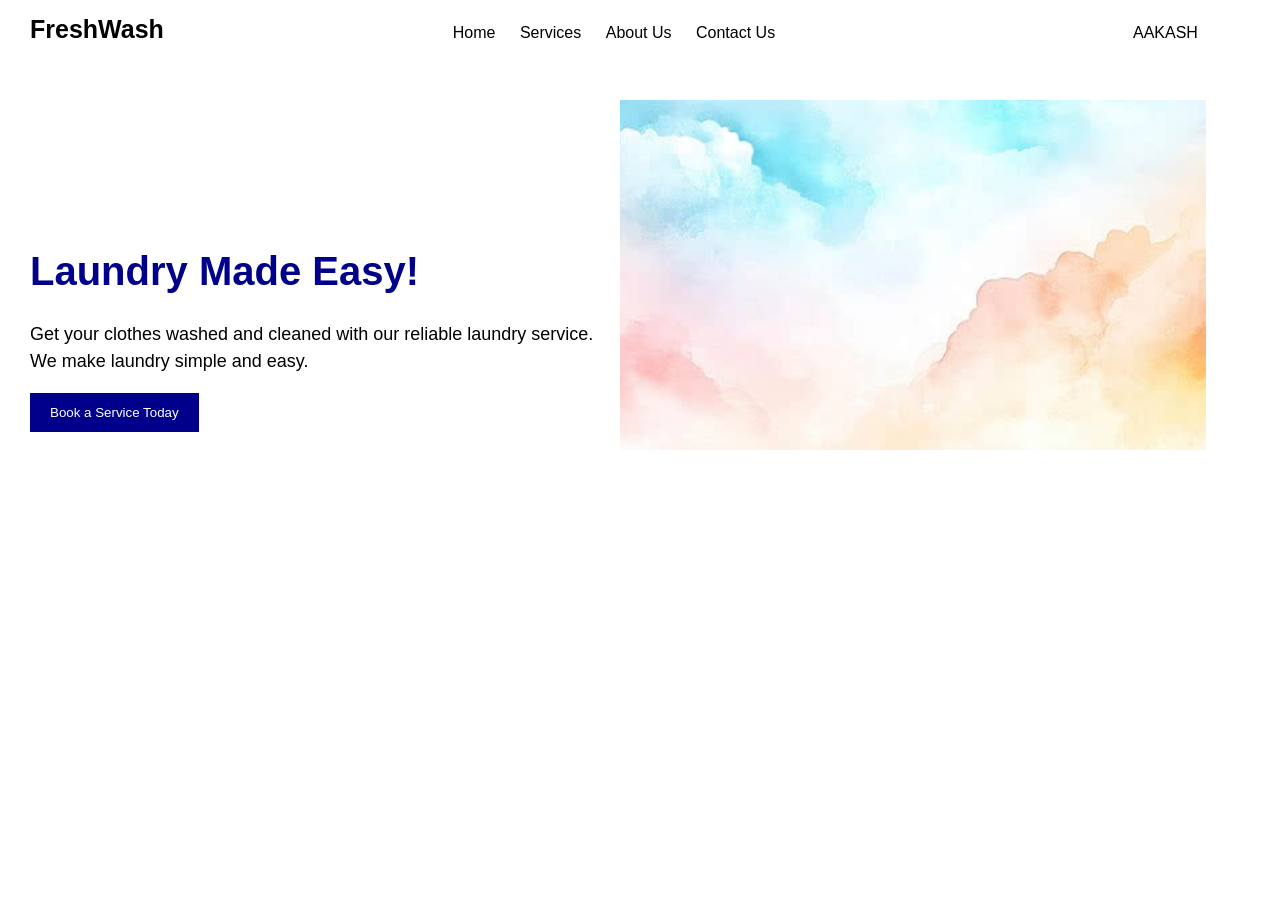
<file: Aakash_Task5/index.html>
<!DOCTYPE html>
<html>
<head>
    <title>Laundry Service</title>
    <link rel="stylesheet" href="style.css">
</head>
<body>

    <!-- Navbar -->
    <div class="navbar">
        <div class="logo">FreshWash</div>

        <div class="links">
            <a href="#">Home</a>
            <a href="#">Services</a>
            <a href="#">About Us</a>
            <a href="#">Contact Us</a>
        </div>

        <div class="user">AAKASH</div>
    </div>

    <!-- Hero Section -->
    <div class="hero">

        <div class="left">
            <h1>Laundry Made Easy!</h1>

            <p>
                Get your clothes washed and cleaned
                with our reliable laundry service.
                We make laundry simple and easy.
            </p>

            <button>Book a Service Today</button>
        </div>

        <div class="right">
            <img src="/image.png"
                 alt="Laundry Service">
        </div>

    </div>

</body>
</html>
</file>
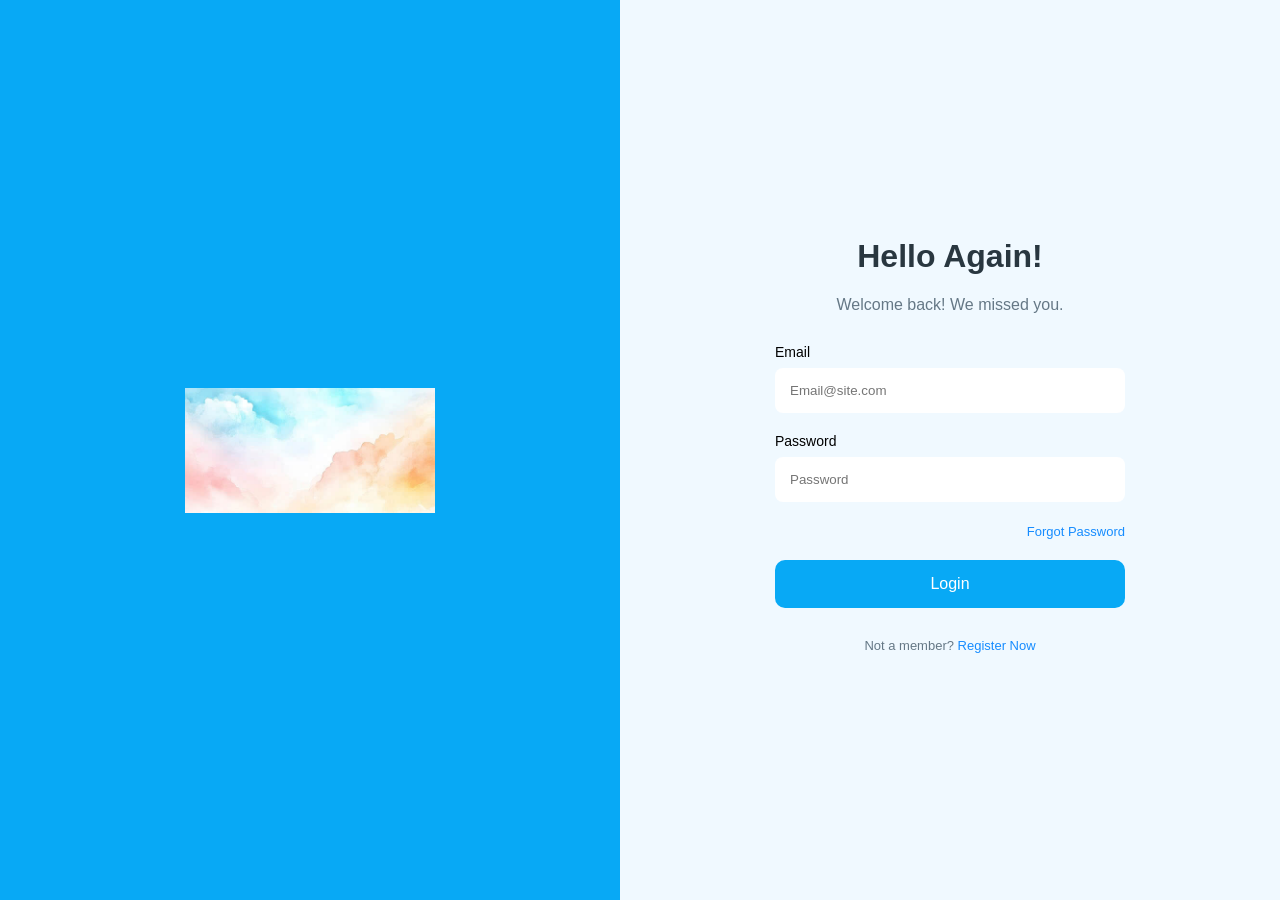
<file: Aakash_Task6/index.html>
<!DOCTYPE html>
<html lang="en">
<head>
    <meta charset="UTF-8">
    <meta name="viewport" content="width=device-width, initial-scale=1.0">
    <title>Laundry Mart Login</title>
    <link rel="stylesheet" href="index.css">
</head>
<body>

    <div class="container">

        <div class="left">
            <img src="/image.png"
                 alt="Washing Machine">
        </div>

        <div class="right">
            <form>
                <h1>Hello Again!</h1>
                <p>Welcome back! We missed you.</p>

                <label for="email">Email</label>
                <input type="email" id="email"
                       placeholder="Email@site.com" required>

                <label for="password">Password</label>
                <input type="password" id="password"
                       placeholder="Password" required>

                <div class="forgot">
                    <a href="#forgot-password">Forgot Password</a>
                </div>

                <button type="submit">Login</button>

                <p class="register">
                    Not a member?
                    <a href="#register">Register Now</a>
                </p>
            </form>
        </div>

    </div>

</body>
</html>
</file>
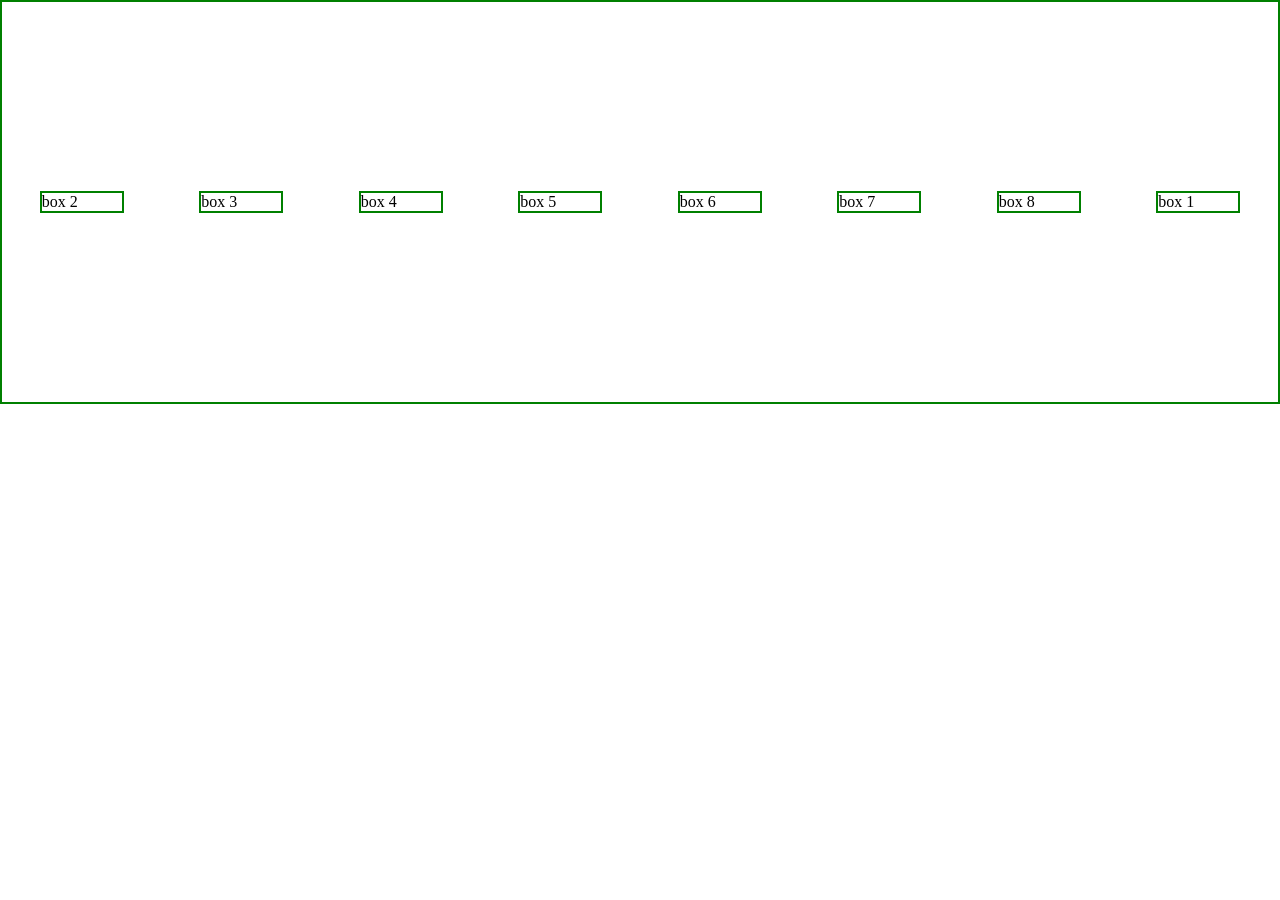
<file: Practice/index.html>
<!DOCTYPE html>
<html lang="en">
<head>
    <meta charset="UTF-8">
    <meta name="viewport" content="width=device-width, initial-scale=1.0">
    <title>Flex</title>
    <link rel="stylesheet" href="style.css">
</head>
<body>
   <div class="container">
    <div class="box" id="box-1">box 1</div>
    <div class="box" id="box-2">box 2</div>
    <div class="box" id="box-3">box 3</div>
    <div class="box" id="box-4">box 4</div>
    <div class="box" id="box-5">box 5</div>
    <div class="box" id="box-6">box 6</div>
    <div class="box" id="box-7">box 7</div>
    <div class="box" id="box-8">box 8</div>
   </div>
</body>
</html>
</file>
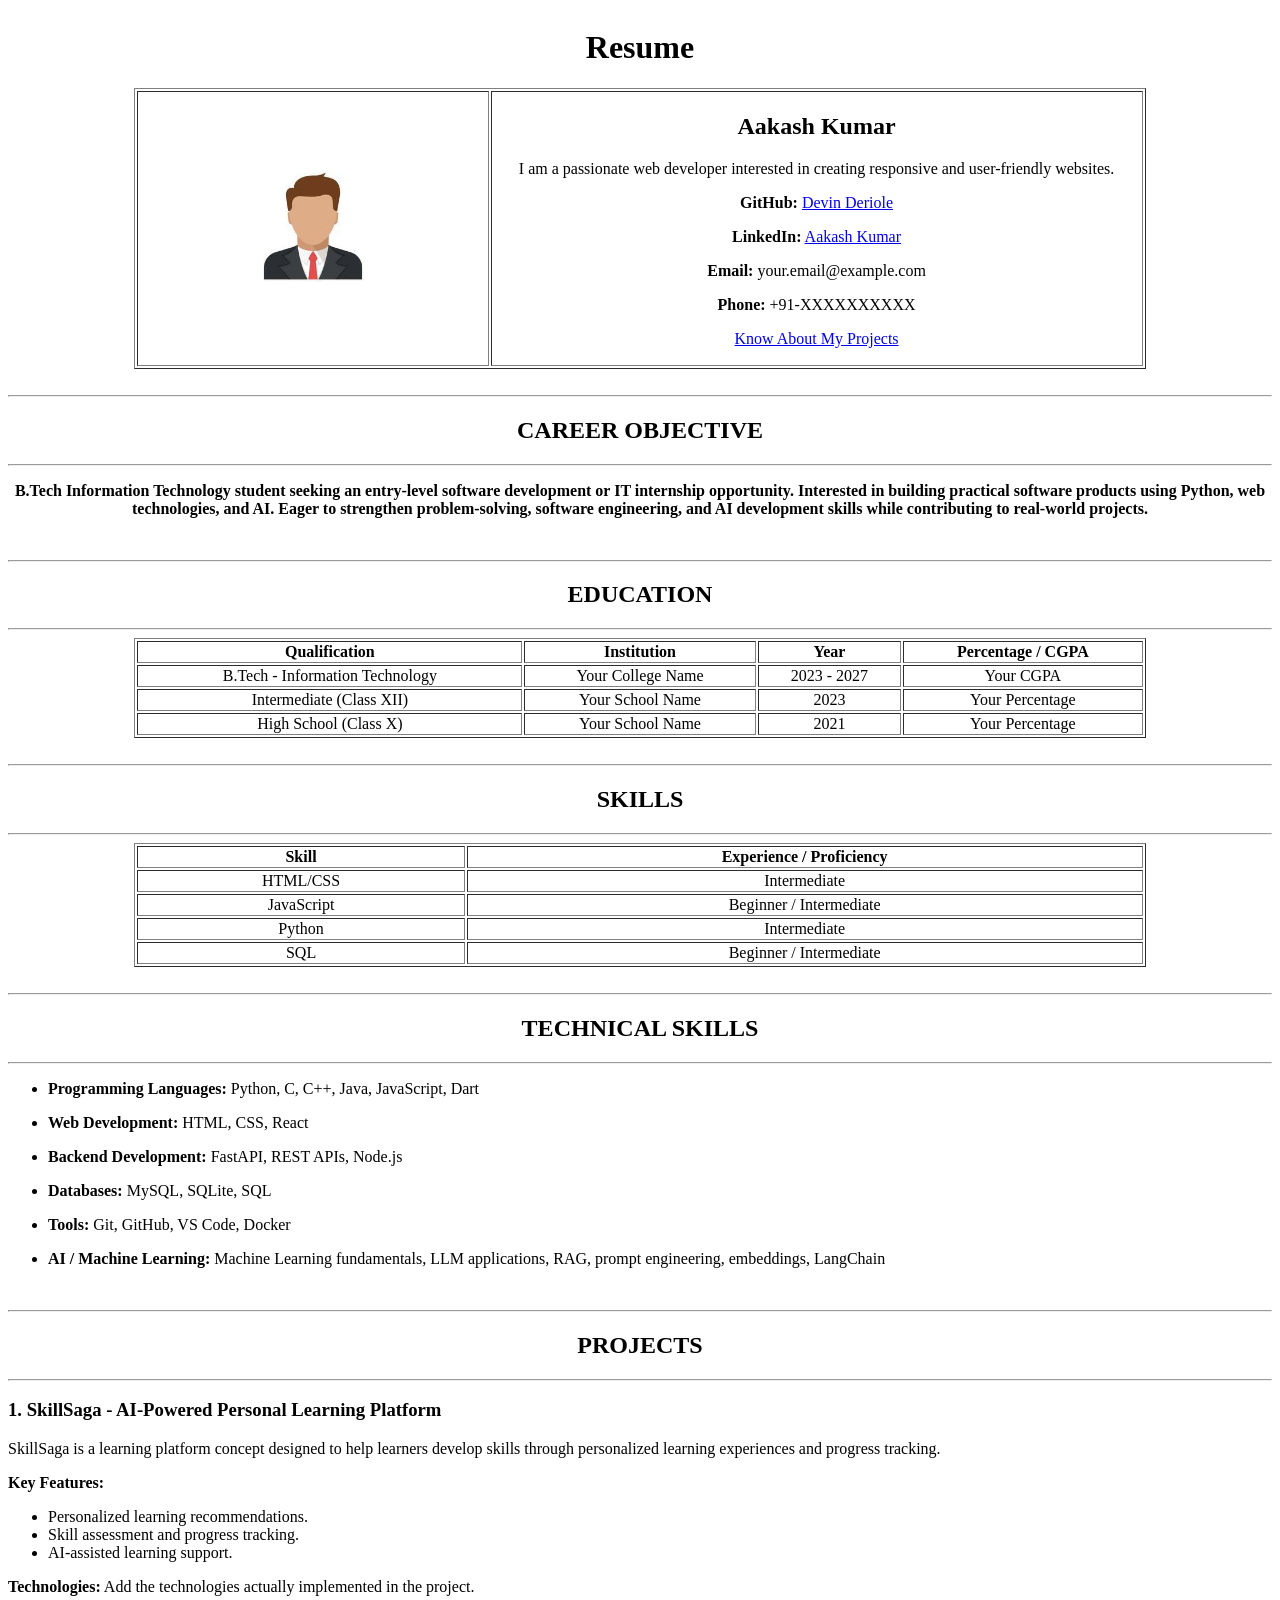
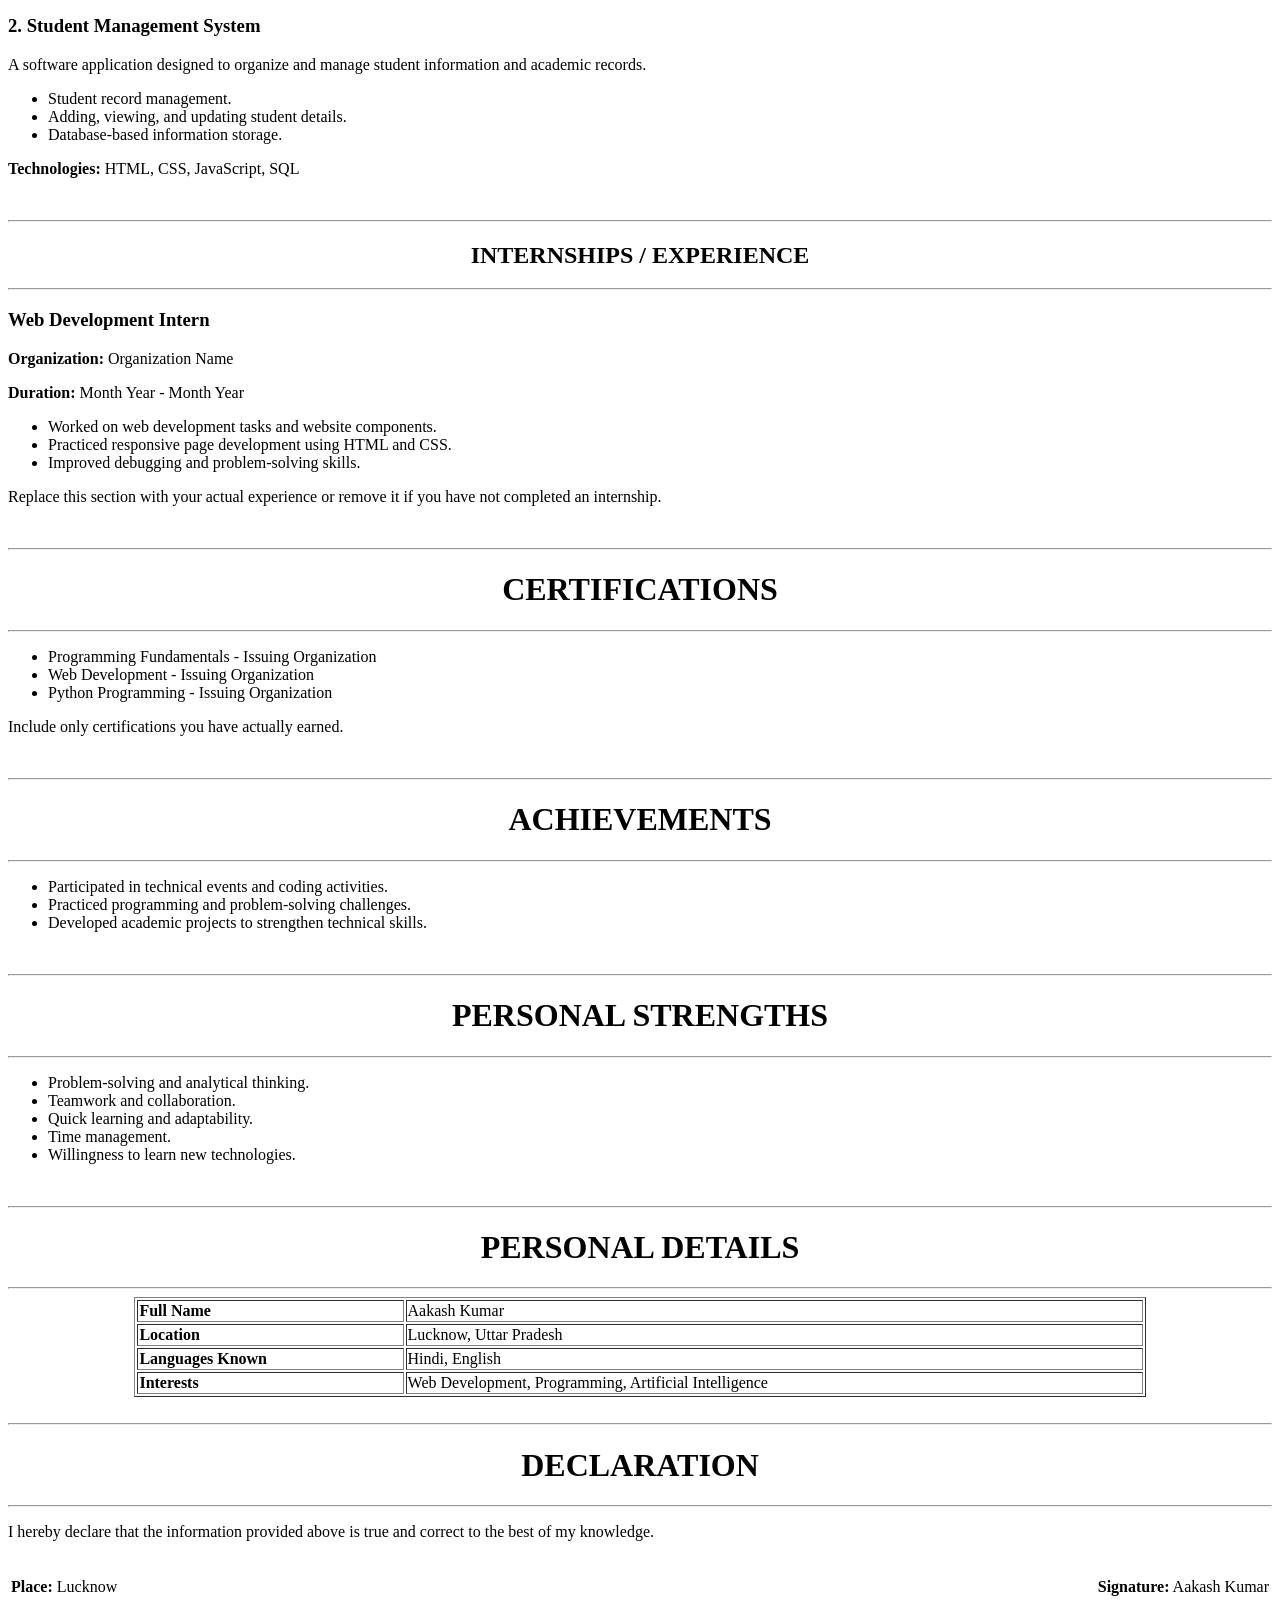
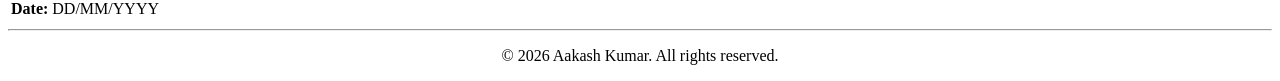
<file: Resume/index.html>
<!DOCTYPE html>
<html lang="en">
<head>
    <meta charset="UTF-8">
    <meta name="viewport" content="width=device-width, initial-scale=1.0">
    <title>Aakash's Resume</title>
</head>

<body>

<header>
    <table border="1" align="center" width="80%">
        <caption><h1>Resume</h1></caption>
        <tr>
            <td align="center" width="35%">
                <img src="image copy.png"
                     alt="Aakash Kumar Avatar"
                     width="200"
                     height="200">
            </td>

            <td align="center">
                <h2>Aakash Kumar</h2>
                <p>
                    I am a passionate web developer interested in
                    creating responsive and user-friendly websites.
                </p>

                <p>
                    <b>GitHub:</b>
                    <a href="https://github.com/devinderiole0911-droid"
                       target="_blank">
                        Devin Deriole
                    </a>
                </p>

                <p>
                    <b>LinkedIn:</b>
                    <a href="https://linkedin.com/in/aakaksh-kumar"
                       target="_blank">
                        Aakash Kumar
                    </a>
                </p>

                <p>
                    <b>Email:</b> your.email@example.com
                </p>

                <p>
                    <b>Phone:</b> +91-XXXXXXXXXX
                </p>
                <p>
                    <a href="#projects">Know About My Projects</a>
                </p>
            </td>
        </tr>
    </table>
</header>

<main>

    <br>
    <hr>

    <section>
        <h1 align="center">CAREER OBJECTIVE</h1>
    <hr>

    <p align="center" width="80%">
        <b>
            B.Tech Information Technology student seeking an
            entry-level software development or IT internship
            opportunity. Interested in building practical software
            products using Python, web technologies, and AI.
            Eager to strengthen problem-solving, software engineering,
            and AI development skills while contributing to
            real-world projects.
        </b>
    </p>
    </section>

    <br>
    <hr>

    <section>
            
    <h1 align="center">EDUCATION</h1>
    <hr>

    <table border="1" width="80%" align="center">
        <tr align="center">
            <th>Qualification</th>
            <th>Institution</th>
            <th>Year</th>
            <th>Percentage / CGPA</th>
        </tr>

        <tr align="center">
            <td>B.Tech - Information Technology</td>
            <td>Your College Name</td>
            <td>2023 - 2027</td>
            <td>Your CGPA</td>
        </tr>

        <tr align="center">
            <td>Intermediate (Class XII)</td>
            <td>Your School Name</td>
            <td>2023</td>
            <td>Your Percentage</td>
        </tr>

        <tr align="center">
            <td>High School (Class X)</td>
            <td>Your School Name</td>
            <td>2021</td>
            <td>Your Percentage</td>
        </tr>
    </table>

    </section>

    <br>
    <hr>

    <section>
            <h1 align="center">SKILLS</h1>
    <hr>

    <table border="1" width="80%" align="center">
        <tr align="center">
            <th>Skill</th>
            <th>Experience / Proficiency</th>
        </tr>

        <tr align="center">
            <td>HTML/CSS</td>
            <td>Intermediate</td>
        </tr>

        <tr align="center">
            <td>JavaScript</td>
            <td>Beginner / Intermediate</td>
        </tr>

        <tr align="center">
            <td>Python</td>
            <td>Intermediate</td>
        </tr>

        <tr align="center">
            <td>SQL</td>
            <td>Beginner / Intermediate</td>
        </tr>
    </table>

    <br>
    <hr>

    </section>

    <section>
        <h1 align="center">TECHNICAL SKILLS</h1>
    <hr>

    <ul>
        <li>
            <p>
                <b>Programming Languages:</b>
                Python, C, C++, Java, JavaScript, Dart
            </p>
        </li>

        <li>
            <p>
                <b>Web Development:</b>
                HTML, CSS, React
            </p>
        </li>

        <li>
            <p>
                <b>Backend Development:</b>
                FastAPI, REST APIs, Node.js
            </p>
        </li>

        <li>
            <p>
                <b>Databases:</b>
                MySQL, SQLite, SQL
            </p>
        </li>

        <li>
            <p>
                <b>Tools:</b>
                Git, GitHub, VS Code, Docker
            </p>
        </li>

        <li>
            <p>
                <b>AI / Machine Learning:</b>
                Machine Learning fundamentals, LLM applications,
                RAG, prompt engineering, embeddings, LangChain
            </p>
        </li>
    </ul>

    </section>

    <br>
    <hr>

    <section>
            <h1 align="center" id="projects">PROJECTS</h1>
    <hr>

    <h3>1. SkillSaga - AI-Powered Personal Learning Platform</h3>

    <p>
        SkillSaga is a learning platform concept designed to help
        learners develop skills through personalized learning
        experiences and progress tracking.
    </p>

    <p>
        <b>Key Features:</b>
    </p>

    <ul>
        <li>Personalized learning recommendations.</li>
        <li>Skill assessment and progress tracking.</li>
        <li>AI-assisted learning support.</li>
    </ul>

    <p>
        <b>Technologies:</b>
        Add the technologies actually implemented in the project.
    </p>

    <h3>2. Student Management System</h3>

    <p>
        A software application designed to organize and manage
        student information and academic records.
    </p>

    <ul>
        <li>Student record management.</li>
        <li>Adding, viewing, and updating student details.</li>
        <li>Database-based information storage.</li>
    </ul>

    <p>
        <b>Technologies:</b> HTML, CSS, JavaScript, SQL
    </p>

    </section>

    <br>
    <hr>
    <section>
            <h1 align="center">INTERNSHIPS / EXPERIENCE</h1>
    <hr>

    <h3>Web Development Intern</h3>

    <p><b>Organization:</b> Organization Name</p>
    <p><b>Duration:</b> Month Year - Month Year</p>

    <ul>
        <li>
            Worked on web development tasks and website components.
        </li>
        <li>
            Practiced responsive page development using HTML and CSS.
        </li>
        <li>
            Improved debugging and problem-solving skills.
        </li>
    </ul>

    <p>
        Replace this section with your actual experience or remove
        it if you have not completed an internship.
    </p>

    </section>
    <br>
    <hr>

    <h1 align="center">CERTIFICATIONS</h1>
    <hr>

    <ul>
        <li>Programming Fundamentals - Issuing Organization</li>
        <li>Web Development - Issuing Organization</li>
        <li>Python Programming - Issuing Organization</li>
    </ul>

    <p>
        Include only certifications you have actually earned.
    </p>

    <br>
    <hr>

    <h1 align="center">ACHIEVEMENTS</h1>
    <hr>

    <ul>
        <li>Participated in technical events and coding activities.</li>
        <li>Practiced programming and problem-solving challenges.</li>
        <li>Developed academic projects to strengthen technical skills.</li>
    </ul>

    <br>
    <hr>

    <h1 align="center">PERSONAL STRENGTHS</h1>
    <hr>

    <ul>
        <li>Problem-solving and analytical thinking.</li>
        <li>Teamwork and collaboration.</li>
        <li>Quick learning and adaptability.</li>
        <li>Time management.</li>
        <li>Willingness to learn new technologies.</li>
    </ul>

    <br>
    <hr>

    <h1 align="center">PERSONAL DETAILS</h1>
    <hr>

    <table border="1" width="80%" align="center">
        <tr>
            <td><b>Full Name</b></td>
            <td>Aakash Kumar</td>
        </tr>

        <tr>
            <td><b>Location</b></td>
            <td>Lucknow, Uttar Pradesh</td>
        </tr>

        <tr>
            <td><b>Languages Known</b></td>
            <td>Hindi, English</td>
        </tr>

        <tr>
            <td><b>Interests</b></td>
            <td>Web Development, Programming, Artificial Intelligence</td>
        </tr>
    </table>

    <br>
    <hr>

    <h1 align="center">DECLARATION</h1>
    <hr>

    <p>
        I hereby declare that the information provided above is
        true and correct to the best of my knowledge.
    </p>

    <br>

    <table width="100%">
        <tr>
            <td align="left">
                <b>Place:</b> Lucknow
            </td>

            <td align="right">
                <b>Signature:</b> Aakash Kumar
            </td>
        </tr>

        <tr>
            <td align="left">
                <b>Date:</b> DD/MM/YYYY
            </td>
            <td></td>
        </tr>
    </table>

</main>

<footer>
    <hr>
    <p align="center">
        © 2026 Aakash Kumar. All rights reserved.
    </p>
</footer>

</body>
</html>
</file>
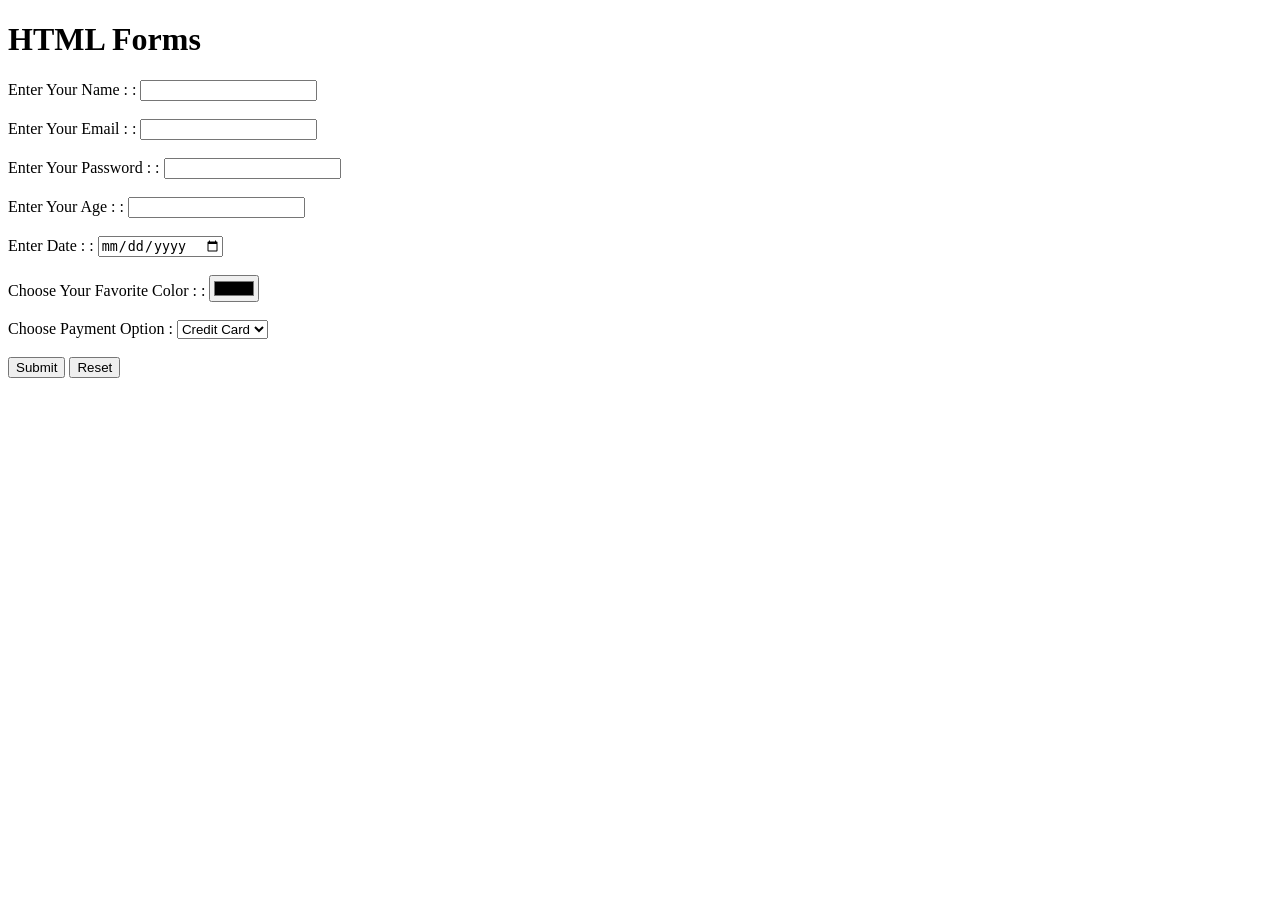
<file: Form.html>
<!DOCTYPE html>
<html lang="en">
<head>
    <meta charset="UTF-8">
    <meta name="viewport" content="width=device-width, initial-scale=1.0">
    <title>Forms in HTML</title>
</head>
<body>
    <h1>HTML Forms</h1>
    <form action="resume.html" method="post">
        <label for="name">Enter Your Name : :</label>
        <input type="text" id="name" minlength="5" maxlength="15" required/>
        <br><br>
        <label for="email">Enter Your Email : :</label>
        <input type="email" />
        <br><br>
        <label for="password">Enter Your Password : :</label>
        <input type="password" />
        <br><br>
        <label for="age">Enter Your Age : :</label>
        <input type="number" />
        <br><br>
        <label for="date">Enter Date : :</label>
        <input type="date" />
        <br><br>
        <label for="color">Choose Your Favorite Color : :</label>
        <input type="color" id="color" />
        <br><br>
        <label for="paymentoption">Choose Payment Option :</label>
        <select id="paymentoption">
            <option value="credit">Credit Card</option>
            <option value="debit">Debit Card</option>
            <option value="paypal">PayPal</option>
        </select>
        <br><br>
        <input type="submit" value="Submit" />

        <input type="reset" value="Reset" />
    </form>
</body>
</html>
</file>
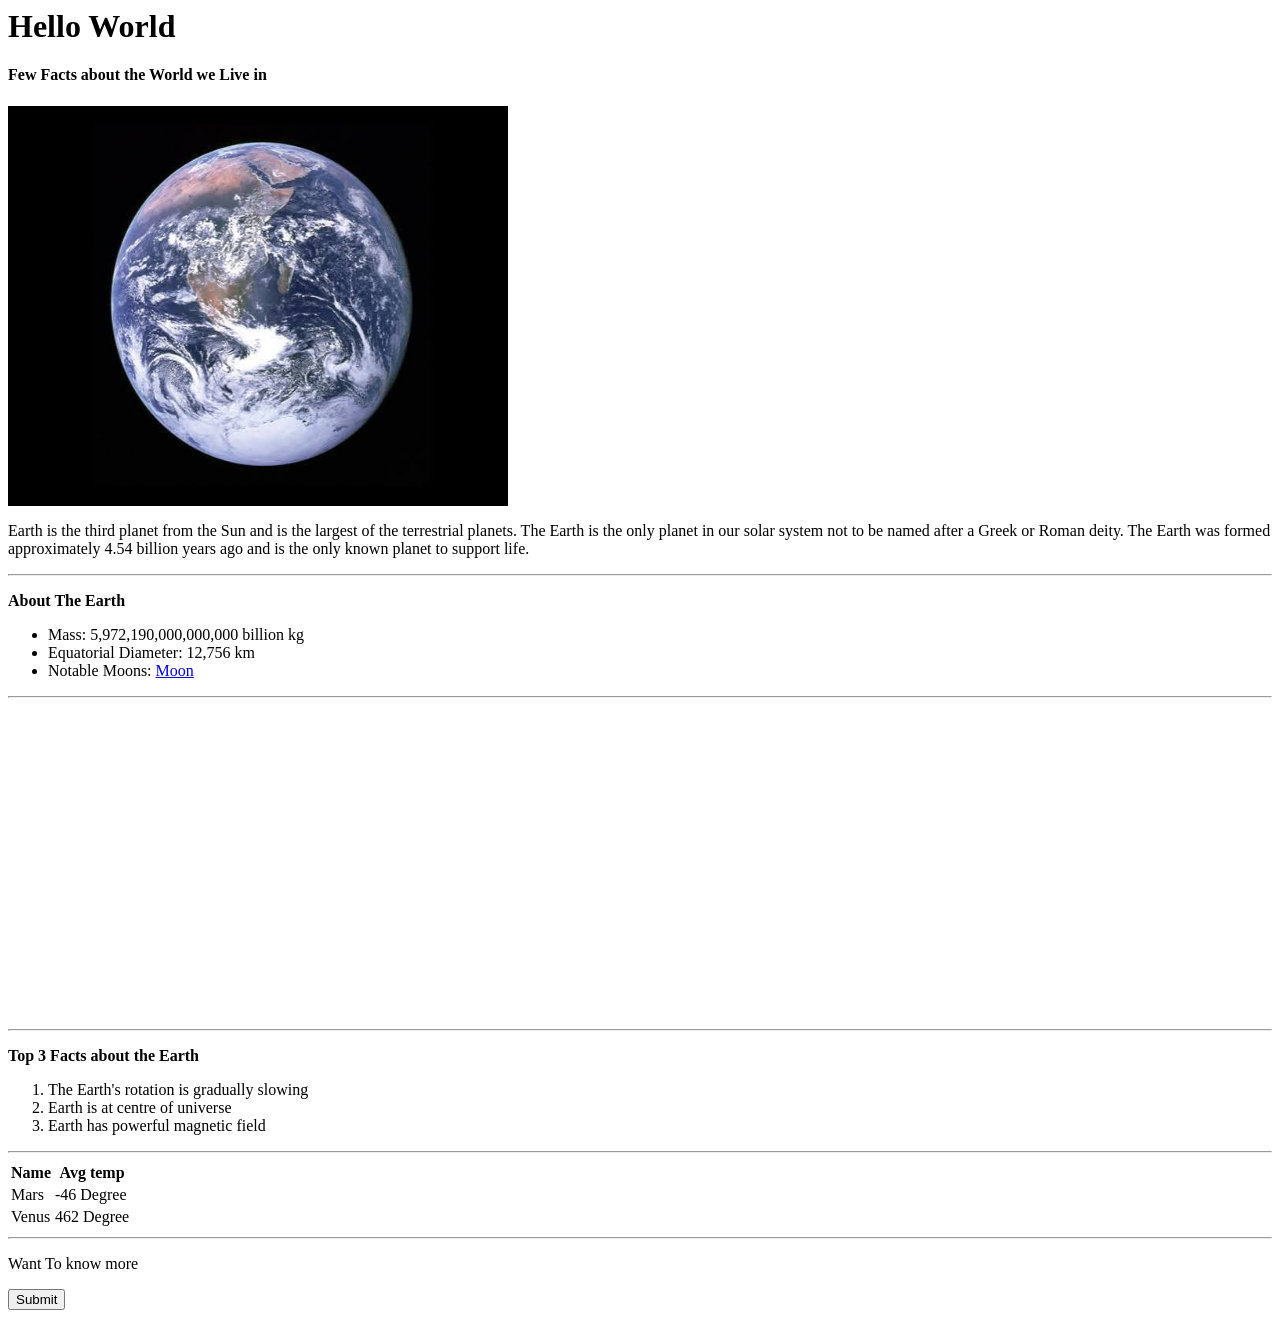
<file: links.html>
<html>
    <head>
        <title>Assignment</title>
    </head>
    <body>
        <h1>Hello World</h1>
        <h4>Few Facts about the World we Live in</h4>
        <img src="Images/Earth.png" alt="Earth" width="500" height="400">
        <p>Earth is the third planet from the Sun and is the largest of the terrestrial planets. 
            The Earth is the only planet in our solar system not to be named after a Greek or Roman deity. 
            The Earth was formed approximately 4.54 billion years ago and is the only known planet to support life.
        </p>
        <hr>
        <p><strong>About The Earth</strong></p>
        <ul>
            <li>Mass: 5,972,190,000,000,000 billion kg</li>
            <li>Equatorial Diameter: 12,756 km</li>
            <li>Notable Moons: <a href="https://science.nasa.gov/moon/">Moon</a></li>
        </ul>
        <hr>
        <iframe 
        width="560" height="315" src="https://www.youtube.com/embed/ElCxd9Cax4w?si=iCgQ-yF2pjHlLc2Y" 
        title="YouTube video player" frameborder="0" allow="accelerometer; autoplay; clipboard-write; 
        encrypted-media; gyroscope; picture-in-picture; web-share" referrerpolicy="strict-origin-when-cross-origin" 
        allowfullscreen>
        </iframe>
        <hr>
        <p><strong>Top 3 Facts about the Earth</strong></p>
        <ol>
            <li>The Earth's rotation is gradually slowing</li>
            <li>Earth is at centre of universe</li>
            <li>Earth has powerful magnetic field</li>
        </ol>
        <hr>
        <table>
            <thead>
                <tr>
                    <th>Name</th>
                    <th>Avg temp</th>
                </tr>
            </thead>
            <tbody>
                <tr>
                    <td>Mars</td>
                    <td>-46 Degree</td>
                </tr>
                <tr>
                    <td>Venus</td>
                    <td>462 Degree</td>
                </tr>
            </tbody>
      </table>
      <hr>
      <form action="https://www.space.com" method="get">
        <p>Want To know more</p>
        <input type="submit">
      </form>
    </body>
</html>
</file>
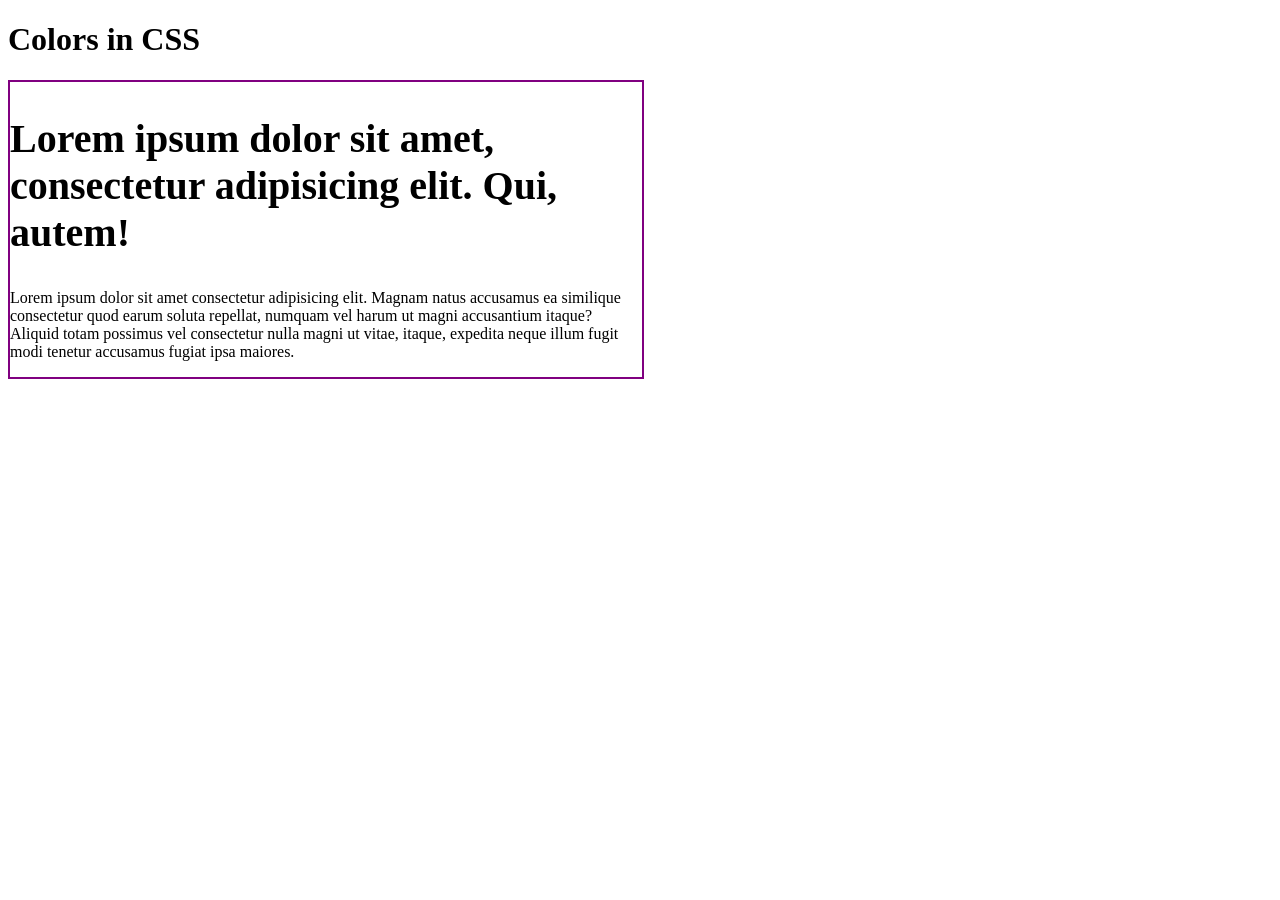
<file: Samples/colors.html>
<!DOCTYPE html>
<html lang="en">
<head>
    <meta charset="UTF-8">
    <meta name="viewport" content="width=device-width, initial-scale=1.0">
    <title>Document</title>
    <link rel="stylesheet" href="style.css">
</head>
<body>
    <header>
        <h1>Colors in CSS</h1>
    </header>
    <main>
        <article>
            <h2>Lorem ipsum dolor sit amet, consectetur adipisicing elit. Qui, autem!</h2>
            <p>
                Lorem ipsum dolor sit amet consectetur adipisicing elit. Magnam natus 
                accusamus ea similique consectetur quod earum soluta repellat, numquam vel 
                harum ut magni accusantium itaque? Aliquid totam possimus vel consectetur 
                nulla magni ut vitae, itaque, expedita neque illum fugit modi 
                tenetur accusamus fugiat ipsa maiores.
            </p>
        </article>
    </main>
</body>
</html>
</file>
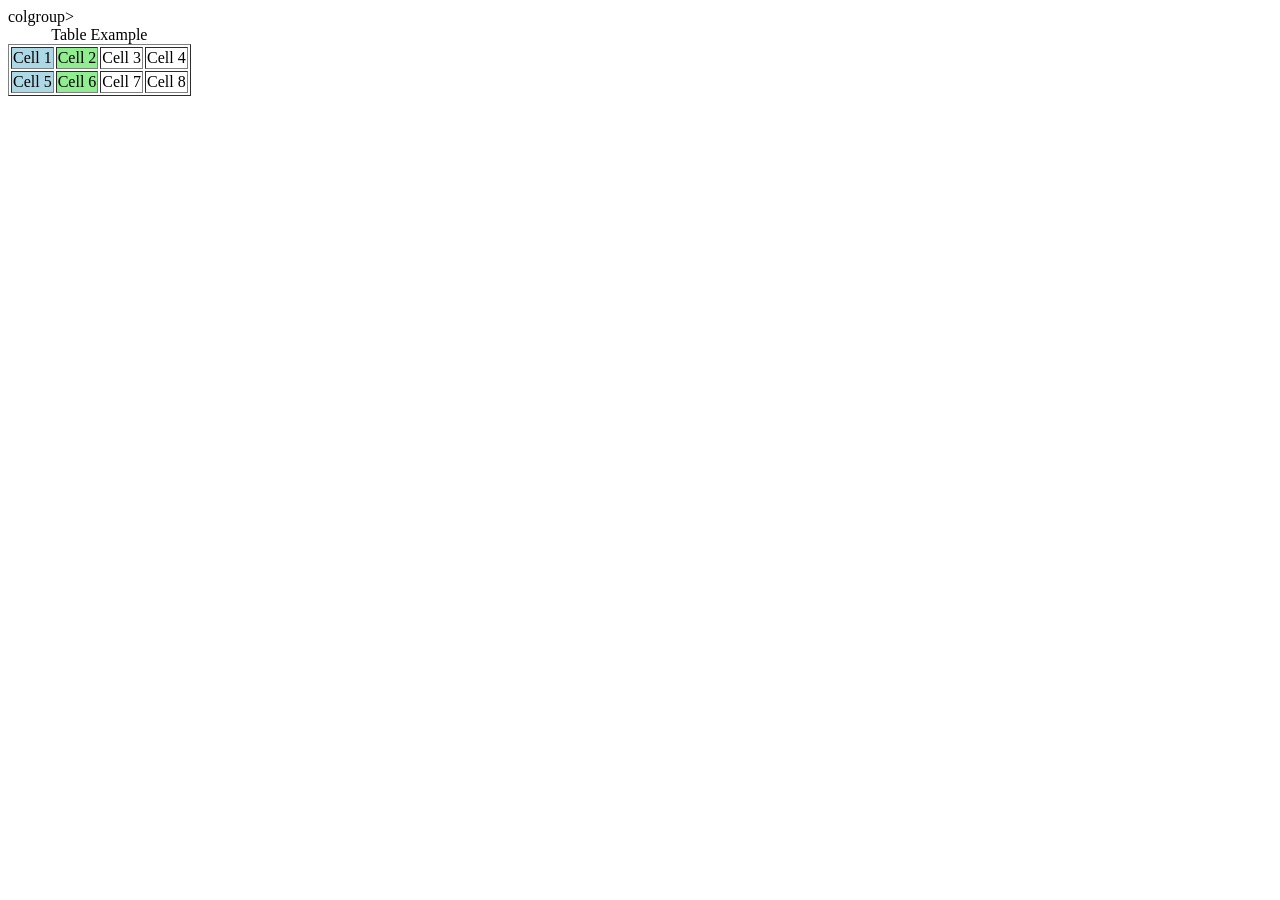
<file: Samples/heading.html>
<html lang="en">
    <head>
        <meta charset="UTF-8">
        <meta name="viewport" content="width=device-width, initial-scale=1.0">
        <title>Heading Example</title>
    </head>
    <body>
        <table border="1">
            <caption>Table Example</caption>
            colgroup>
                <col style="background-color: lightblue;">
                <col style="background-color: lightgreen;">
            <tr>
                <td>Cell 1</td>
                <td>Cell 2</td>
                <td>Cell 3</td>
                <td>Cell 4</td>
            </tr>
            <tr>
                <td>Cell 5</td>
                <td>Cell 6</td>
                <td>Cell 7</td>
                <td>Cell 8</td>
            </tr>
    </body>
 </html>
</file>
<file: Aakash_Task5/style.css>
body {
    margin: 0;
    font-family: Arial, sans-serif;
}

/* Navbar */
.navbar {
    height: 70px;
    background-color: white;
    padding: 15px 30px;
    box-sizing: border-box;
}

.logo {
    display: inline-block;
    width: 20%;
    font-size: 25px;
    font-weight: bold;
}

.links {
    display: inline-block;
    width: 55%;
    text-align: center;
}

.links a {
    text-decoration: none;
    color: black;
    margin: 10px;
}

.user {
    display: inline-block;
    width: 20%;
    text-align: right;
}

/* Hero Section */
.hero {
    height: 100%;
    padding: 30px;
    box-sizing: border-box;
}

.left {
    display: inline-block;
    width: 48%;
    vertical-align: middle;
    margin-top: 100px;
}

.left h1 {
    font-size: 40px;
    color: darkblue;
}

.left p {
    font-size: 18px;
    line-height: 1.5;
}

button {
    background-color: darkblue;
    color: white;
    padding: 12px 20px;
    border: none;
    cursor: pointer;
}

.right {
    display: inline-block;
    width: 48%;
    vertical-align: middle;
}

.right img {
    width: 100%;
    height: 350px;
    object-fit: cover;
}
</file>
<file: Aakash_Task6/index.css>
body {
    margin: 0;
    font-family: Arial, sans-serif;
    display: flex;
    justify-content: center;
    align-items: center;
}

.container {
    width: 100%;
    height: 100vh;
    display: flex;
}

.left {
    width: 50%;
    background-color: #08a9f5;
    display: flex;
    justify-content: center;
    align-items: center;
}

.left img {
    width: 250px;
}

.right {
    width: 50%;
    background-color: #f0f9ff;
    display: flex;
    justify-content: center;
    align-items: center;
    padding: 20px;
}

form {
    width: 100%;
    max-width: 350px;
    display: flex;
    flex-direction: column;
}

h1 {
    text-align: center;
    margin-bottom: 5px;
    color: #293740;
}

form p {
    text-align: center;
    color: #657886;
    margin-bottom: 30px;
}

label {
    font-size: 14px;
    margin-bottom: 8px;
}

input {
    padding: 15px;
    margin-bottom: 20px;
    border: none;
    border-radius: 8px;
    background-color: white;
}

.forgot {
    text-align: right;
    margin-bottom: 20px;
}

a {
    color: #168cff;
    text-decoration: none;
    font-size: 13px;
}

button {
    padding: 15px;
    background-color: #08a9f5;
    color: white;
    border: none;
    border-radius: 10px;
    cursor: pointer;
    font-size: 16px;
}

button:hover {
    background-color: #008bd1;
}

.register {
    margin-top: 30px;
    font-size: 13px;
}

@media (max-width: 600px) {
    .left {
        display: none;
    }

    .right {
        width: 100%;
    }

    .container {
        width: 100%;
    }
}
</file>
<file: Practice/style.css>
*{
    padding: 0;
    margin: 0;
}

.container {
    height: 400px;
    border: 2px solid green;

    display: flex;
    font-display: row; 
    align-items: center;
    justify-content: space-around;
}

.box {
    border: 2px solid green;
    /* margin: 10px 0; */
    width: 80px;
}

#box-1 {
order: 5;
/* flex-grow: 1; */
}
</file>
<file: Samples/style.css>
/* body{
    font-size: 20px;
    font-family: cursive;
    text-align: center;
    color: #700000;
    background-color: #f0f0f0;
}

article{
    width: 80%;
    margin: 0 auto;
    padding: 20px;
    background-color: #ffffff;
    border-radius: 10px;
    box-shadow: 0 0 10px rgba(0, 0, 0, 0.1);
} */

main {
    border: 2px solid purple;
    width: 50%;
}

section {
    border: 2px dotted red;
    width: 70vw;
}

h2 {
    font-size: 40px;

}
</file>
